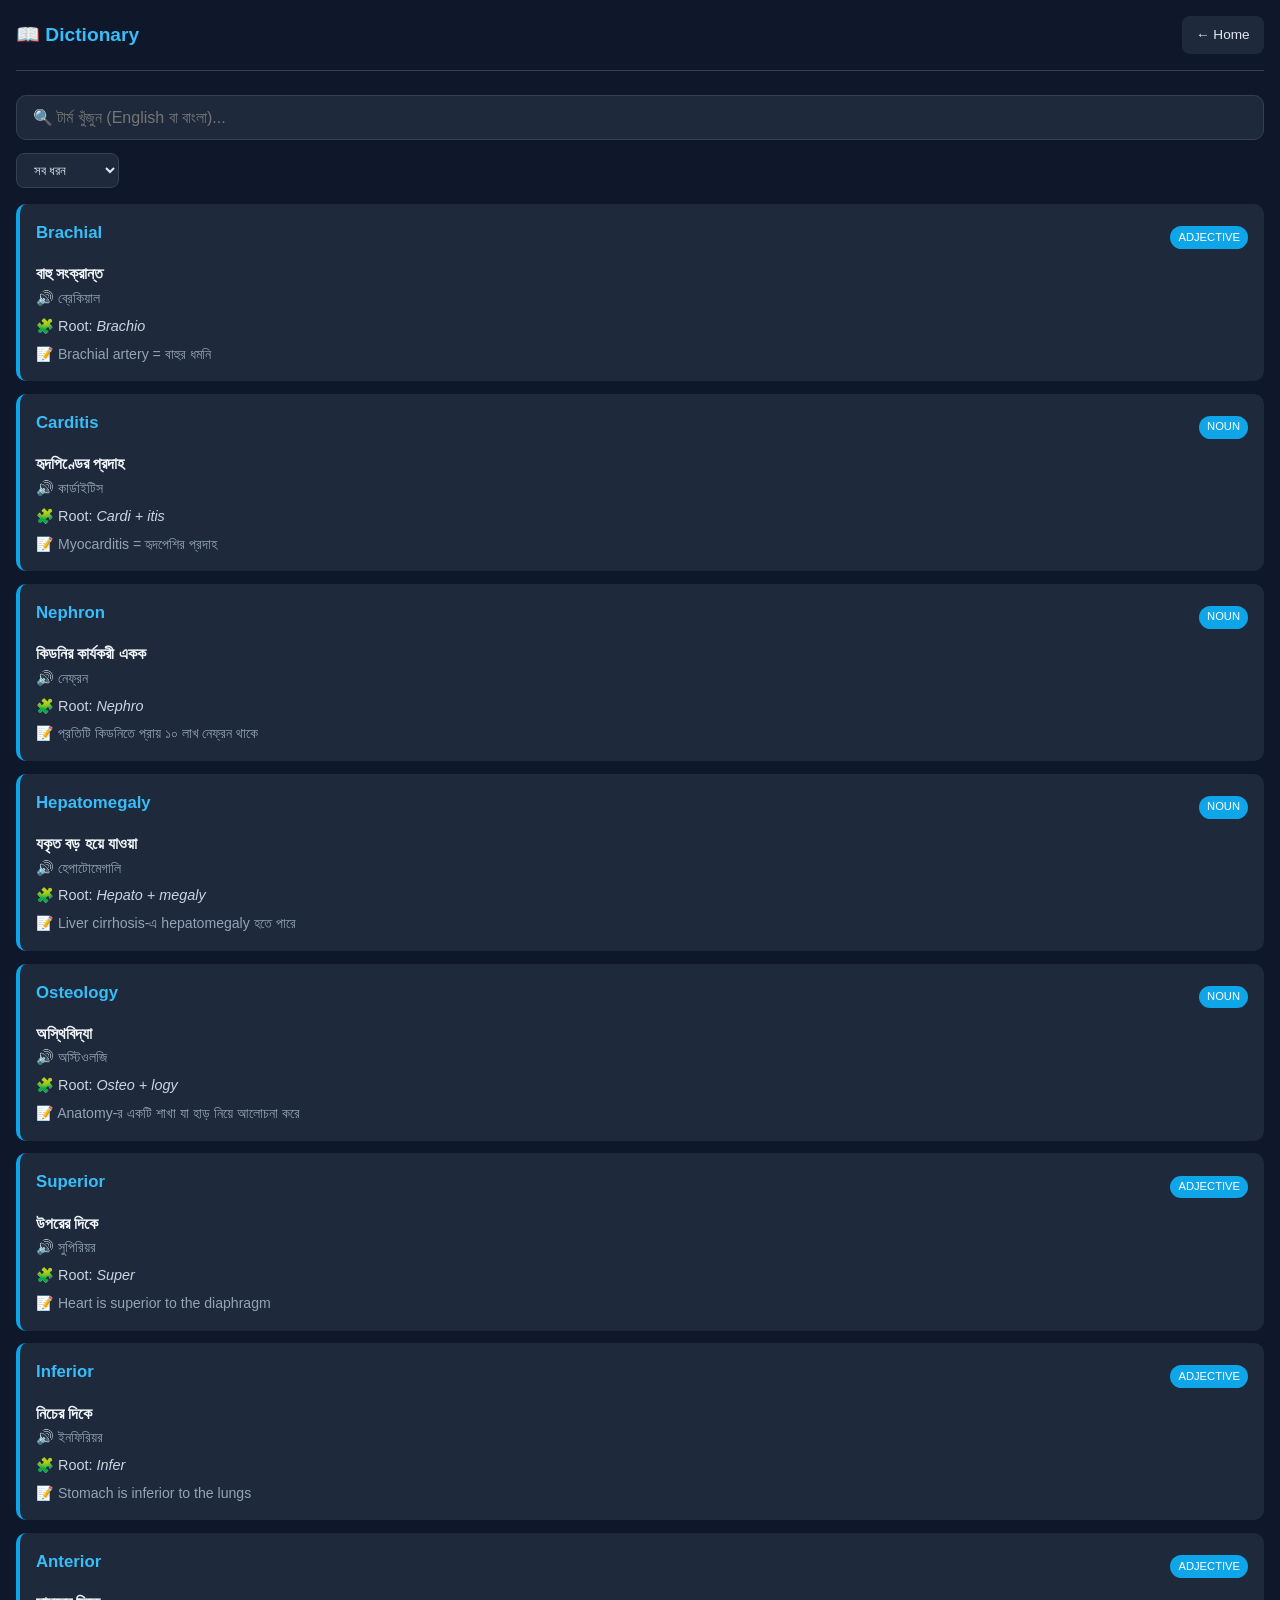
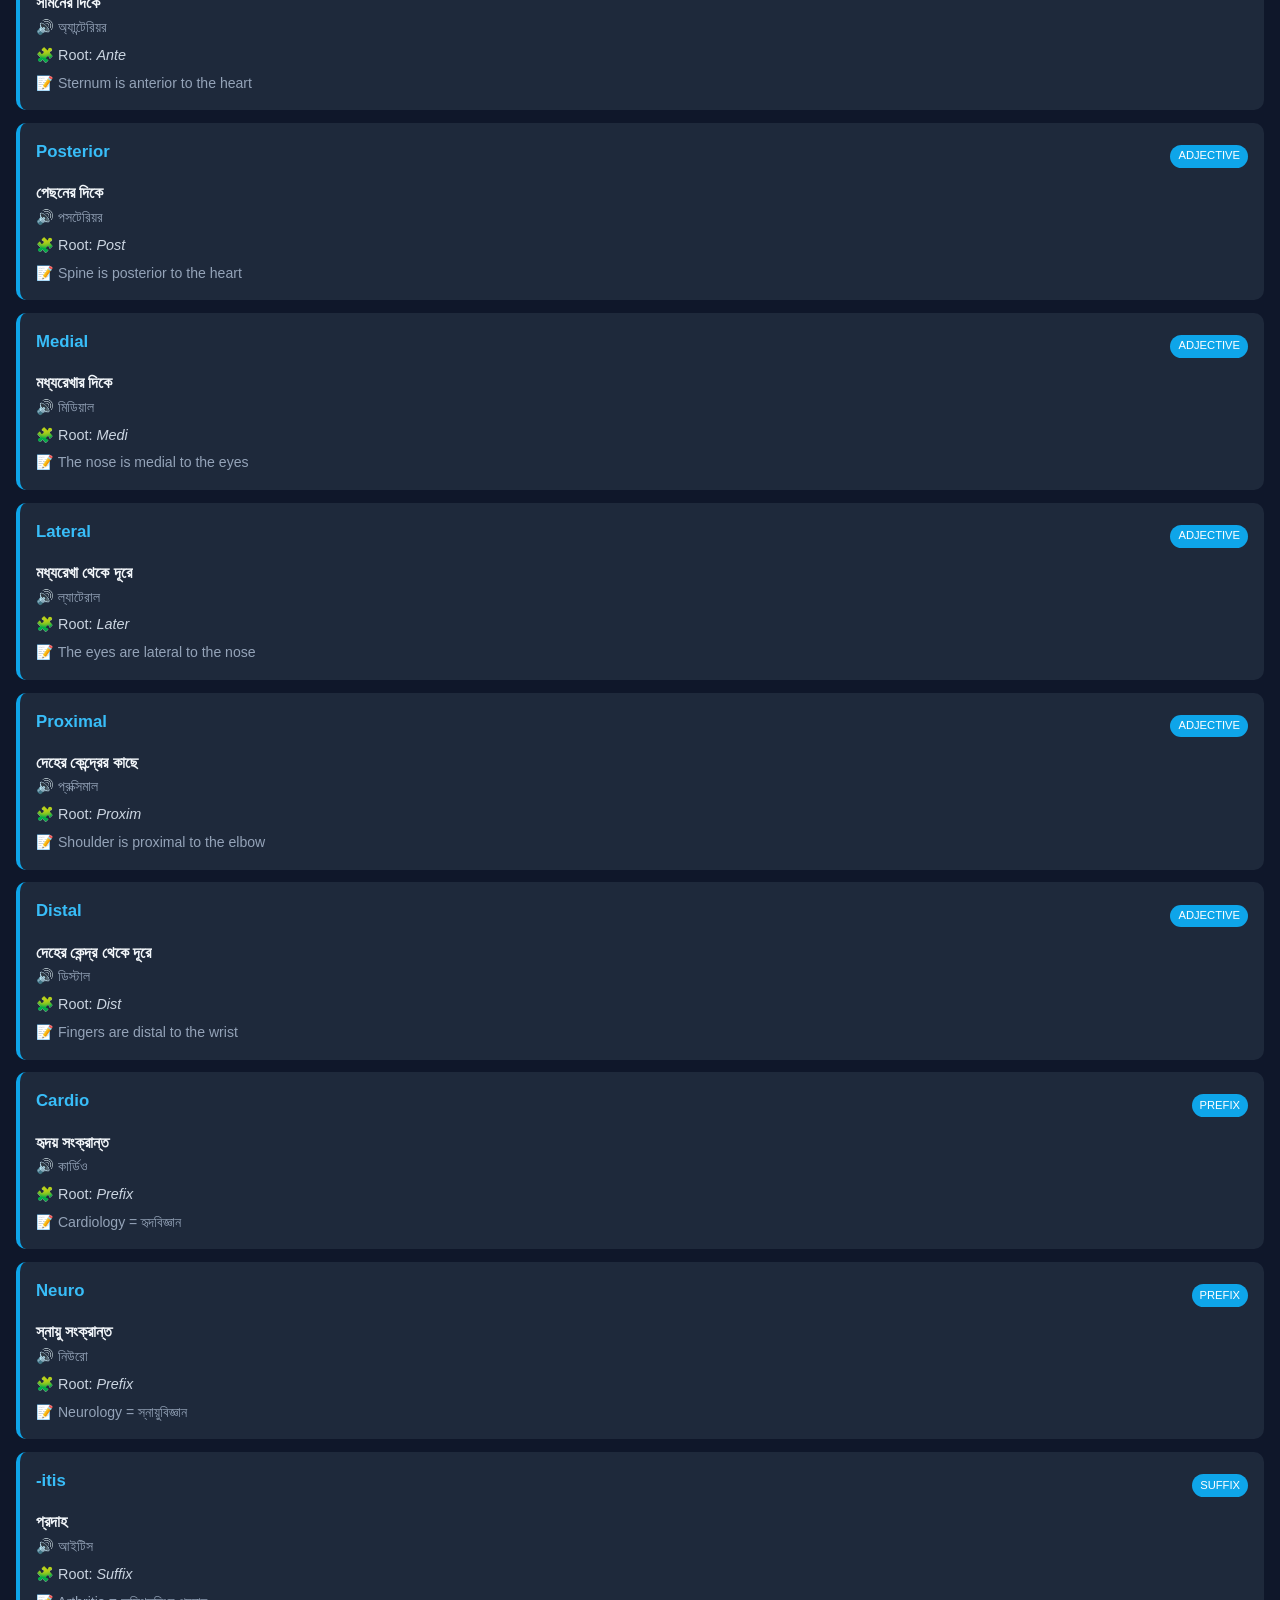
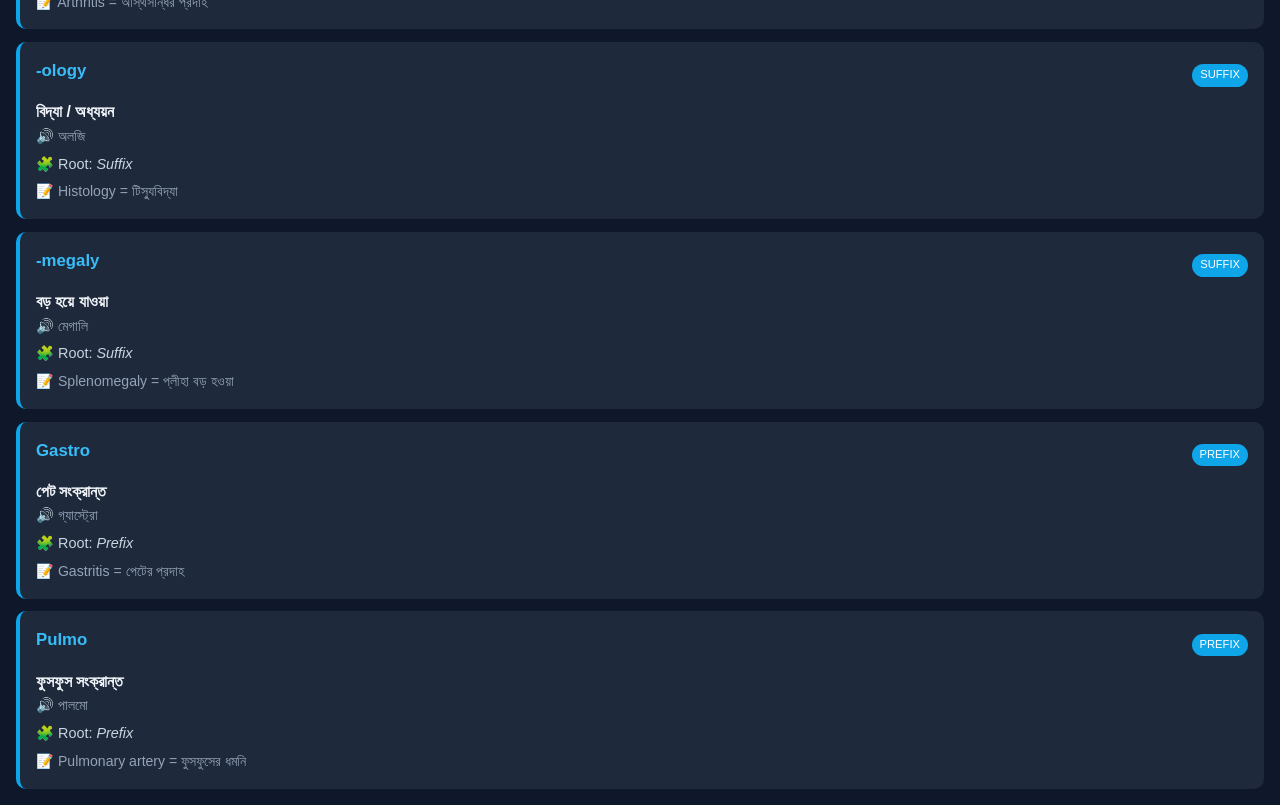
<file: dictionary.html>
<!DOCTYPE html>
<html lang="bn">
<head>
  <meta charset="UTF-8" />
  <meta name="viewport" content="width=device-width, initial-scale=1.0" />
  <title>Dictionary - MedTerm</title>
  <link rel="stylesheet" href="css/style.css" />
</head>
<body>
  <header>
    <h1>📖 Dictionary</h1>
    <a href="index.html" class="back-btn">← Home</a>
  </header>

  <main>
    <div class="search-box">
      <input type="text" id="search" placeholder="🔍 টার্ম খুঁজুন (English বা বাংলা)..." />
    </div>

    <div class="filter-row">
      <select id="filter-type">
        <option value="">সব ধরন</option>
        <option value="noun">Noun</option>
        <option value="adjective">Adjective</option>
        <option value="prefix">Prefix</option>
        <option value="suffix">Suffix</option>
        <option value="root">Root</option>
      </select>
    </div>

    <div id="term-list" class="term-list">
      <p>লোড হচ্ছে...</p>
    </div>
  </main>

  <script type="module" src="js/dictionary.js"></script>
</body>
</html>
</file>
<file: css/style.css>
* { box-sizing: border-box; margin: 0; padding: 0; }

body {
  font-family: 'Segoe UI', 'Noto Sans Bengali', sans-serif;
  background: #0f172a;
  color: #e2e8f0;
  padding: 1rem;
  line-height: 1.6;
  min-height: 100vh;
}

header {
  display: flex;
  justify-content: space-between;
  align-items: center;
  margin-bottom: 1.5rem;
  padding-bottom: 1rem;
  border-bottom: 1px solid #334155;
  gap: 0.5rem;
  flex-wrap: wrap;
}

h1 { color: #38bdf8; font-size: 1.2rem; }
h2 { color: #38bdf8; margin-bottom: 1rem; font-size: 1.1rem; }
h3 { margin-bottom: 0.5rem; }

a { color: #38bdf8; }

button {
  background: #0ea5e9;
  color: white;
  border: none;
  padding: 0.6rem 1rem;
  border-radius: 8px;
  cursor: pointer;
  font-size: 0.9rem;
  font-family: inherit;
  transition: background 0.2s;
}
button:hover { background: #0284c7; }
button:disabled { opacity: 0.7; cursor: default; }

.back-btn {
  background: #1e293b;
  color: #e2e8f0;
  padding: 0.5rem 0.9rem;
  border-radius: 8px;
  text-decoration: none;
  font-size: 0.85rem;
}

.user-chip {
  display: flex;
  align-items: center;
  gap: 0.5rem;
  background: #1e293b;
  padding: 0.3rem 0.6rem;
  border-radius: 20px;
  font-size: 0.85rem;
}
.user-chip button {
  padding: 0.3rem 0.6rem;
  font-size: 0.75rem;
}

.avatar { width: 28px; height: 28px; border-radius: 50%; }
.avatar-lg { width: 72px; height: 72px; border-radius: 50%; margin-bottom: 0.5rem; }

.hero {
  text-align: center;
  padding: 2rem 1rem;
  background: linear-gradient(135deg, #1e293b, #0f172a);
  border-radius: 12px;
  margin-bottom: 1.5rem;
}
.hero h2 { color: #38bdf8; }
.hero p { color: #94a3b8; margin-top: 0.3rem; }

.menu {
  display: grid;
  gap: 0.8rem;
  margin-top: 1rem;
}
.menu a {
  background: #1e293b;
  color: #e2e8f0;
  text-decoration: none;
  padding: 1rem;
  border-radius: 10px;
  text-align: center;
  font-weight: 500;
  transition: background 0.2s;
}
.menu a:hover { background: #334155; }

/* Dictionary */
.search-box { margin-bottom: 0.8rem; }
.search-box input {
  width: 100%;
  padding: 0.8rem 1rem;
  border-radius: 10px;
  border: 1px solid #334155;
  background: #1e293b;
  color: #e2e8f0;
  font-size: 1rem;
  font-family: inherit;
}
.search-box input:focus { outline: 2px solid #0ea5e9; border-color: transparent; }

.filter-row { margin-bottom: 1rem; }
.filter-row select {
  padding: 0.5rem 0.8rem;
  border-radius: 8px;
  background: #1e293b;
  color: #e2e8f0;
  border: 1px solid #334155;
  font-family: inherit;
}

.term-list { display: grid; gap: 0.8rem; }

.term-card {
  background: #1e293b;
  padding: 1rem;
  border-radius: 10px;
  border-left: 4px solid #0ea5e9;
}
.term-head {
  display: flex;
  justify-content: space-between;
  align-items: center;
  margin-bottom: 0.4rem;
  gap: 0.5rem;
}
.term-head h3 { color: #38bdf8; font-size: 1.05rem; }
.badge {
  background: #0ea5e9;
  color: white;
  padding: 0.15rem 0.5rem;
  border-radius: 20px;
  font-size: 0.7rem;
  text-transform: uppercase;
}
.bangla { font-weight: 600; color: #f1f5f9; }
.pron { color: #94a3b8; font-size: 0.9rem; }
.root { color: #cbd5e1; font-size: 0.9rem; margin-top: 0.3rem; }
.example { color: #94a3b8; font-size: 0.88rem; margin-top: 0.3rem; }

/* Quiz */
.progress { color: #94a3b8; font-size: 0.9rem; margin-bottom: 0.5rem; }

.options { margin-top: 1rem; display: grid; gap: 0.5rem; }

.option {
  display: block;
  width: 100%;
  background: #1e293b;
  color: #e2e8f0;
  text-align: left;
  padding: 0.85rem 1rem;
  border-radius: 8px;
  font-size: 0.95rem;
}
.option:hover { background: #334155; }
.option.correct { background: #16a34a; }
.option.wrong { background: #dc2626; }

.final-score { font-size: 1.3rem; color: #38bdf8; margin: 0.5rem 0; }

.ok { color: #4ade80; margin-top: 1rem; }
.warn { color: #fbbf24; margin-top: 1rem; }

/* Profile */
.user-info {
  text-align: center;
  padding: 1.5rem;
  background: #1e293b;
  border-radius: 12px;
  margin-bottom: 1.5rem;
}
.user-info p { color: #94a3b8; font-size: 0.9rem; }

.big-score {
  font-size: 1.15rem;
  background: #1e293b;
  padding: 1rem;
  border-radius: 10px;
  margin-bottom: 1rem;
}

table {
  width: 100%;
  border-collapse: collapse;
  margin-top: 0.5rem;
}
th, td {
  padding: 0.7rem;
  border-bottom: 1px solid #334155;
  text-align: left;
}
th { color: #38bdf8; }

/* Mobile responsive */
@media (max-width: 480px) {
  body { padding: 0.8rem; }
  h1 { font-size: 1.05rem; }
  .hero { padding: 1.5rem 0.8rem; }
}
</file>
